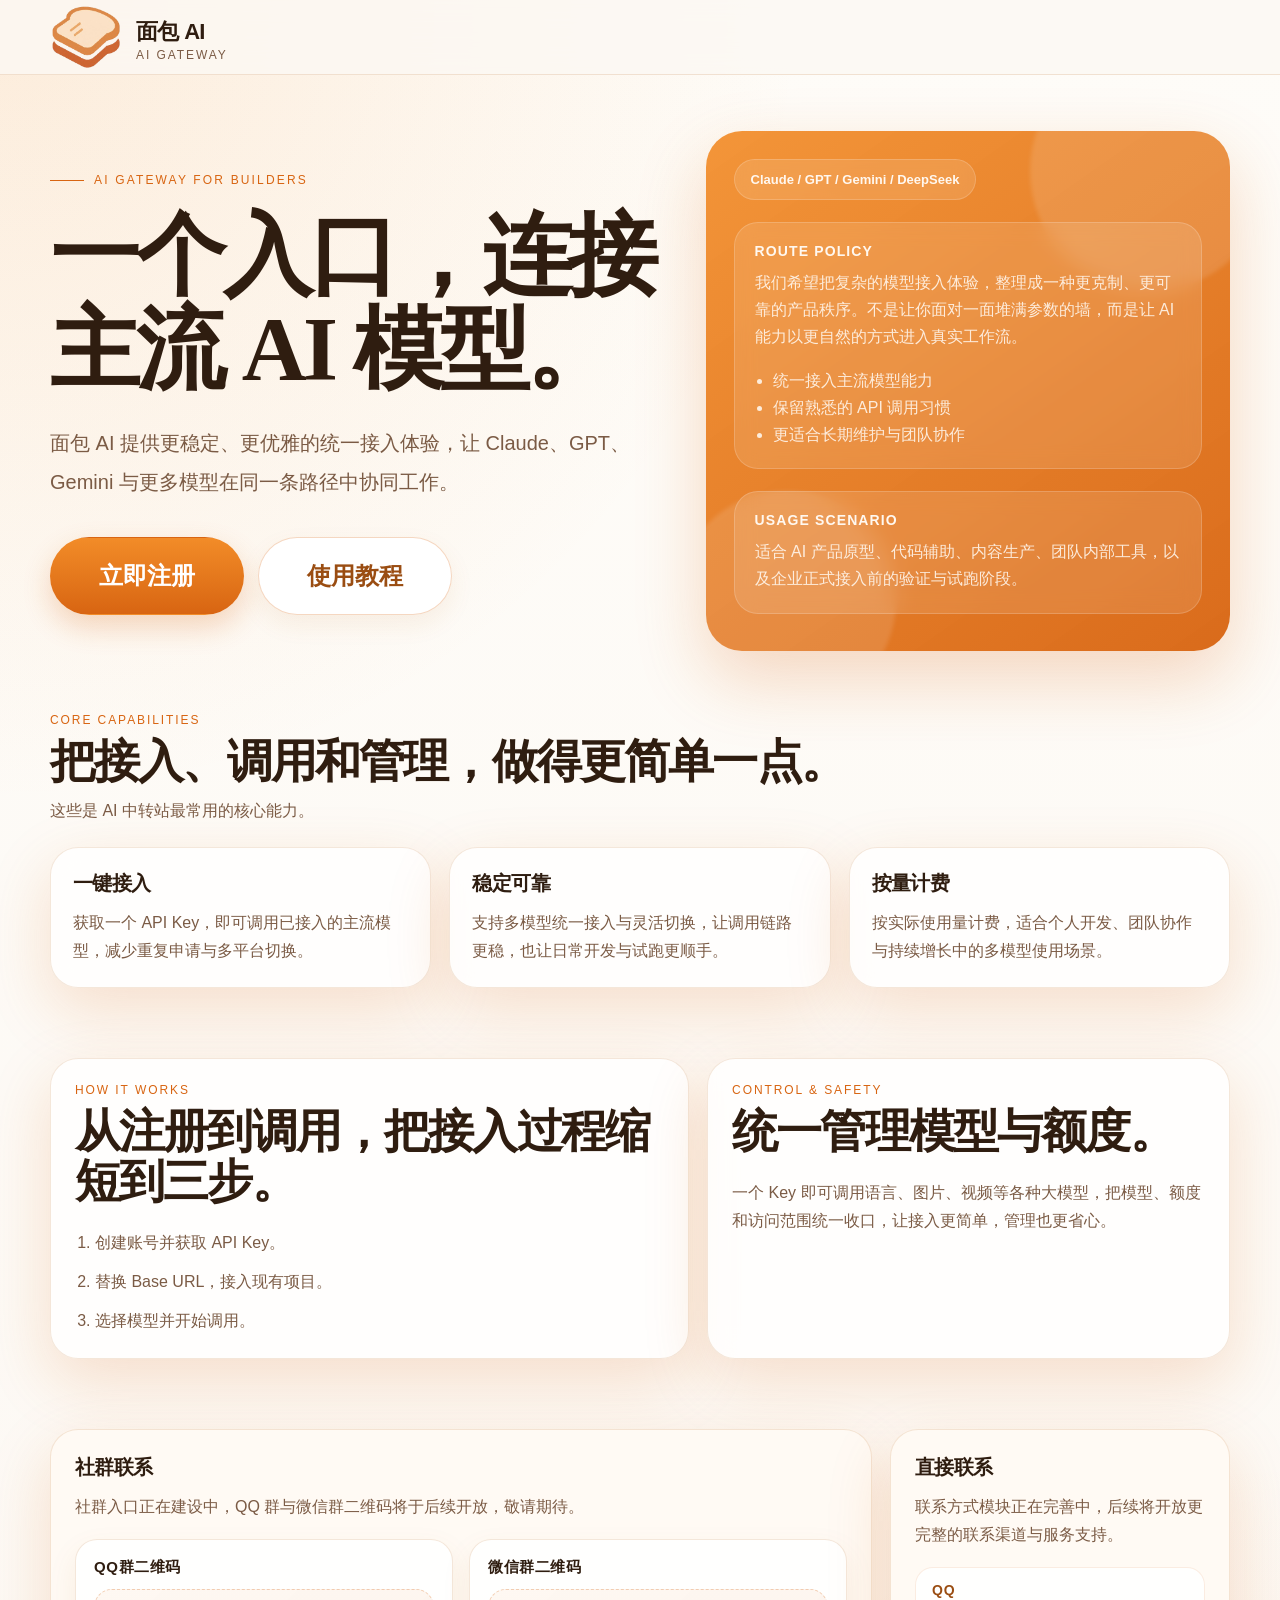
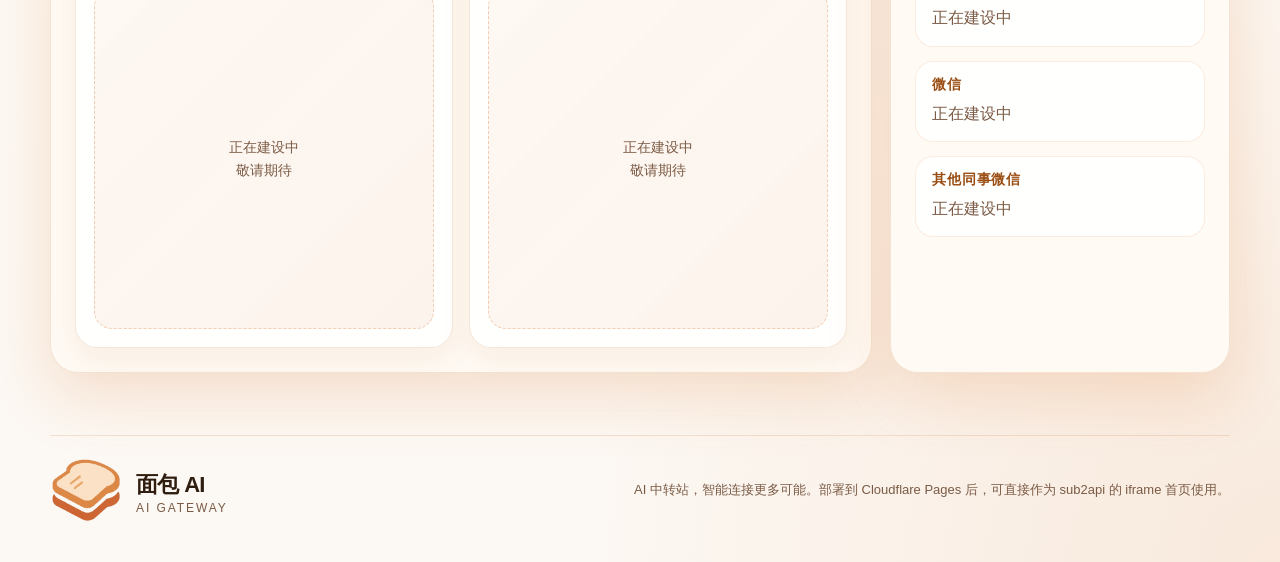
<file: sites/homepage/index.html>
<!doctype html>
<html lang="zh-CN">
<head>
  <meta charset="UTF-8">
  <meta name="viewport" content="width=device-width, initial-scale=1.0">
  <title>面包 AI | AI 中转站</title>
  <meta name="description" content="面包 AI 提供统一的 AI 接入入口，连接 Claude、GPT、Gemini 与更多模型。">
  <style>
    :root {
      --bg: #fcf8f3;
      --surface: rgba(255, 255, 255, 0.78);
      --surface-strong: #fffaf4;
      --fg: #2f1d10;
      --muted: #7b5b45;
      --line: rgba(184, 108, 31, 0.16);
      --accent: #f28c28;
      --accent-strong: #d86512;
      --shadow: 0 22px 64px rgba(216, 101, 18, 0.18);
      --radius: 28px;
      --max: 1180px;
      --font-display: "Iowan Old Style", "Noto Serif SC", "Source Han Serif SC", "Songti SC", serif;
      --font-body: -apple-system, BlinkMacSystemFont, "SF Pro Text", "PingFang SC", "Helvetica Neue", sans-serif;
    }

    * { box-sizing: border-box; }
    html { scroll-behavior: smooth; }
    body {
      margin: 0;
      color: var(--fg);
      font-family: var(--font-body);
      background:
        radial-gradient(circle at top left, rgba(242, 140, 40, 0.14) 0, transparent 32%),
        radial-gradient(circle at bottom right, rgba(216, 101, 18, 0.1) 0, transparent 28%),
        linear-gradient(180deg, #fefcf8 0%, var(--bg) 100%);
    }

    a { color: inherit; text-decoration: none; }
    img { display: block; max-width: 100%; }

    .shell {
      width: min(calc(100% - 32px), var(--max));
      margin: 0 auto;
    }

    .site-header {
      position: sticky;
      top: 0;
      z-index: 20;
      backdrop-filter: blur(16px);
      background: rgba(252, 248, 243, 0.82);
      border-bottom: 1px solid var(--line);
    }

    .header-row {
      display: flex;
      align-items: center;
      justify-content: space-between;
      gap: 20px;
      min-height: 74px;
    }

    .brand {
      display: flex;
      align-items: center;
      gap: 14px;
      min-width: 0;
    }

    .brand-mark {
      width: 72px;
      height: 72px;
      object-fit: contain;
      border-radius: 0;
      box-shadow: none;
      background: transparent;
      padding: 0;
      flex: none;
    }

    .brand-copy {
      display: flex;
      flex-direction: column;
      justify-content: center;
      min-height: 72px;
      padding-top: 8px;
    }

    .brand-copy strong {
      display: block;
      font-size: 22px;
      line-height: 1.1;
      letter-spacing: -0.03em;
    }

    .brand-copy span {
      display: block;
      margin-top: 4px;
      color: var(--muted);
      font-size: 12px;
      letter-spacing: 0.16em;
      text-transform: uppercase;
    }

    .header-actions {
      display: flex;
      gap: 12px;
      flex-wrap: wrap;
      justify-content: flex-end;
    }

    .btn {
      display: inline-flex;
      align-items: center;
      justify-content: center;
      min-height: 46px;
      padding: 0 20px;
      border-radius: 999px;
      border: 1px solid transparent;
      font-size: 14px;
      font-weight: 600;
      transition: transform 180ms ease, box-shadow 180ms ease, background 180ms ease;
    }

    .btn-hero-primary {
      min-height: 78px;
      padding: 0 48px;
      font-size: 24px;
      font-weight: 700;
      box-shadow: 0 22px 46px rgba(216, 101, 18, 0.34);
    }

    .btn-hero-secondary {
      min-height: 78px;
      padding: 0 48px;
      font-size: 24px;
      font-weight: 700;
    }

    .btn:hover { transform: translateY(-1px); }

    .btn-primary {
      color: #fff;
      background: linear-gradient(180deg, var(--accent), var(--accent-strong));
      box-shadow: 0 12px 28px rgba(216, 101, 18, 0.24);
    }

    .btn-secondary {
      background: rgba(255, 255, 255, 0.96);
      border-color: rgba(216, 101, 18, 0.26);
      color: #9a4d12;
      box-shadow: 0 10px 24px rgba(184, 108, 31, 0.08);
    }

    .hero {
      padding: 56px 0 36px;
    }

    .hero-grid {
      display: grid;
      grid-template-columns: minmax(0, 1.08fr) minmax(320px, 0.92fr);
      gap: 40px;
      align-items: center;
    }

    .hero-copy {
      max-width: 660px;
    }

    .eyebrow {
      display: inline-flex;
      align-items: center;
      gap: 10px;
      color: var(--accent-strong);
      font-size: 12px;
      letter-spacing: 0.18em;
      text-transform: uppercase;
    }

    .eyebrow::before {
      content: "";
      width: 34px;
      height: 1px;
      background: currentColor;
    }

    h1 {
      margin: 22px 0 0;
      max-width: 10.5em;
      font-family: var(--font-display);
      font-size: clamp(48px, 8vw, 90px);
      line-height: 1.04;
      letter-spacing: -0.04em;
    }

    .hero-copy p {
      margin: 28px 0 0;
      max-width: 34em;
      color: var(--muted);
      font-size: clamp(17px, 2.2vw, 20px);
      line-height: 1.92;
    }

    .hero-actions {
      display: flex;
      gap: 14px;
      flex-wrap: wrap;
      margin-top: 36px;
    }

    .feature-card,
    .panel,
    .cta {
      border: 1px solid var(--line);
      border-radius: var(--radius);
      background: var(--surface);
      backdrop-filter: blur(14px);
      box-shadow: var(--shadow);
    }

    .hero-visual {
      position: relative;
      overflow: hidden;
      min-height: 520px;
      padding: 28px;
      border-radius: 36px;
      background:
        linear-gradient(145deg, rgba(242, 140, 40, 0.92), rgba(216, 101, 18, 0.96)),
        linear-gradient(180deg, #fff, #fff);
      color: #fff8f0;
      box-shadow: 0 28px 70px rgba(216, 101, 18, 0.24);
    }

    .hero-visual::before,
    .hero-visual::after {
      content: "";
      position: absolute;
      border-radius: 999px;
      background: rgba(255, 255, 255, 0.12);
      filter: blur(2px);
    }

    .hero-visual::before {
      top: -80px;
      right: -40px;
      width: 240px;
      height: 240px;
    }

    .hero-visual::after {
      bottom: -60px;
      left: -30px;
      width: 220px;
      height: 220px;
    }

    .visual-chip,
    .visual-panel {
      position: relative;
      z-index: 1;
      border: 1px solid rgba(255, 255, 255, 0.18);
      border-radius: 24px;
      background: rgba(255, 248, 240, 0.12);
      backdrop-filter: blur(10px);
    }

    .visual-chip {
      display: inline-flex;
      align-items: center;
      gap: 10px;
      padding: 12px 16px;
      font-size: 13px;
      font-weight: 600;
    }

    .visual-panel {
      margin-top: 22px;
      padding: 20px;
    }

    .visual-panel strong {
      display: block;
      margin-bottom: 10px;
      font-size: 14px;
      letter-spacing: 0.08em;
      text-transform: uppercase;
    }

    .visual-panel p,
    .visual-list li {
      margin: 0;
      color: rgba(255, 248, 240, 0.88);
      line-height: 1.7;
    }

    .visual-list {
      margin: 16px 0 0;
      padding-left: 18px;
    }

    .section {
      padding: 26px 0 44px;
    }

    .section-head {
      display: flex;
      flex-direction: column;
      gap: 10px;
      margin-bottom: 22px;
    }

    .section-head small {
      color: var(--accent-strong);
      font-size: 12px;
      letter-spacing: 0.16em;
      text-transform: uppercase;
    }

    .section-head h2 {
      margin: 0;
      font-family: var(--font-display);
      font-size: clamp(30px, 4vw, 46px);
      line-height: 1.08;
      letter-spacing: -0.04em;
    }

    .section-head p {
      margin: 0;
      max-width: 780px;
      color: var(--muted);
      line-height: 1.8;
    }

    .feature-grid {
      display: grid;
      grid-template-columns: repeat(3, minmax(0, 1fr));
      gap: 18px;
    }

    .feature-card {
      padding: 22px;
    }

    .feature-card h3,
    .panel h3,
    .cta h3 {
      margin: 0 0 12px;
      font-size: 20px;
      letter-spacing: -0.03em;
    }

    .feature-card p,
    .panel p,
    .cta p {
      margin: 0;
      color: var(--muted);
      line-height: 1.75;
    }

    .route-grid {
      display: grid;
      grid-template-columns: 1.1fr 0.9fr;
      gap: 18px;
    }

    .panel {
      padding: 24px;
    }

    .flow {
      margin: 0;
      padding-left: 20px;
      color: var(--muted);
    }

    .flow li { margin-top: 12px; line-height: 1.7; }

    .cta-wrap {
      display: grid;
      grid-template-columns: 1fr 340px;
      gap: 18px;
    }

    .cta {
      padding: 24px;
      background: var(--surface-strong);
    }

    .contact-grid {
      display: grid;
      grid-template-columns: repeat(2, minmax(0, 1fr));
      gap: 16px;
      margin-top: 18px;
    }

    .contact-card {
      padding: 18px;
      border: 1px solid var(--line);
      border-radius: 22px;
      background: rgba(255, 255, 255, 0.88);
      box-shadow: 0 12px 30px rgba(184, 108, 31, 0.08);
    }

    .contact-card strong {
      display: block;
      margin-bottom: 12px;
      font-size: 15px;
      letter-spacing: 0.04em;
    }

    .qr-placeholder {
      aspect-ratio: 1 / 1;
      width: 100%;
      border-radius: 18px;
      border: 1px dashed rgba(216, 101, 18, 0.28);
      background:
        linear-gradient(135deg, rgba(242, 140, 40, 0.06), rgba(216, 101, 18, 0.08)),
        #fff;
      display: flex;
      align-items: center;
      justify-content: center;
      color: var(--muted);
      font-size: 14px;
      text-align: center;
      line-height: 1.7;
      padding: 14px;
    }

    .contact-list {
      display: grid;
      gap: 14px;
      margin-top: 18px;
    }

    .contact-item {
      padding: 14px 16px;
      border-radius: 18px;
      background: rgba(255, 255, 255, 0.9);
      border: 1px solid rgba(216, 101, 18, 0.12);
    }

    .contact-item strong {
      display: block;
      margin-bottom: 6px;
      font-size: 14px;
      letter-spacing: 0.06em;
      text-transform: uppercase;
      color: #9a4d12;
    }

    .contact-item span {
      color: var(--muted);
      line-height: 1.7;
    }

    .footer {
      padding: 18px 0 36px;
    }

    .footer-row {
      display: flex;
      align-items: center;
      justify-content: space-between;
      gap: 18px;
      padding-top: 18px;
      border-top: 1px solid var(--line);
    }

    .footer-note {
      color: var(--muted);
      font-size: 13px;
      line-height: 1.7;
    }

    @media (max-width: 960px) {
      .hero-grid,
      .route-grid,
      .cta-wrap,
      .feature-grid {
        grid-template-columns: 1fr;
      }

      .hero-visual { min-height: 420px; }
      .contact-grid { grid-template-columns: 1fr; }
    }

    @media (max-width: 640px) {
      .shell { width: min(calc(100% - 24px), var(--max)); }
      .header-row,
      .footer-row { align-items: flex-start; flex-direction: column; }
      .header-actions { justify-content: flex-start; }
      .hero { padding-top: 36px; }
      .btn { width: 100%; }
      .hero-actions { flex-direction: column; }
    }
  </style>
</head>
<body>
  <header class="site-header">
    <div class="shell header-row">
      <a class="brand" href="#top" aria-label="面包 AI 首页">
        <img class="brand-mark" src="./logo.png" alt="面包 AI Logo">
        <div class="brand-copy">
          <strong>面包 AI</strong>
          <span>AI Gateway</span>
        </div>
      </a>
    </div>
  </header>

  <main id="top">
    <section class="hero">
      <div class="shell hero-grid">
        <div class="hero-copy">
          <div class="eyebrow">AI Gateway For Builders</div>
          <h1>一个入口，连接主流 AI 模型。</h1>
          <p>面包 AI 提供更稳定、更优雅的统一接入体验，让 Claude、GPT、Gemini 与更多模型在同一条路径中协同工作。</p>
          <div class="hero-actions">
            <a class="btn btn-primary btn-hero-primary js-register-link" href="#start">立即注册</a>
            <a class="btn btn-secondary btn-hero-secondary" href="#features">使用教程</a>
          </div>
        </div>

        <div class="hero-visual" aria-hidden="true">
          <div class="visual-chip">Claude / GPT / Gemini / DeepSeek</div>
          <div class="visual-panel">
            <strong>Route Policy</strong>
            <p>我们希望把复杂的模型接入体验，整理成一种更克制、更可靠的产品秩序。不是让你面对一面堆满参数的墙，而是让 AI 能力以更自然的方式进入真实工作流。</p>
            <ul class="visual-list">
              <li>统一接入主流模型能力</li>
              <li>保留熟悉的 API 调用习惯</li>
              <li>更适合长期维护与团队协作</li>
            </ul>
          </div>
          <div class="visual-panel">
            <strong>Usage Scenario</strong>
            <p>适合 AI 产品原型、代码辅助、内容生产、团队内部工具，以及企业正式接入前的验证与试跑阶段。</p>
          </div>
        </div>
      </div>
    </section>

    <section class="section" id="features">
      <div class="shell">
        <div class="section-head">
          <small>Core Capabilities</small>
          <h2>把接入、调用和管理，做得更简单一点。</h2>
          <p>这些是 AI 中转站最常用的核心能力。</p>
        </div>
        <div class="feature-grid">
          <article class="feature-card">
            <h3>一键接入</h3>
            <p>获取一个 API Key，即可调用已接入的主流模型，减少重复申请与多平台切换。</p>
          </article>
          <article class="feature-card">
            <h3>稳定可靠</h3>
            <p>支持多模型统一接入与灵活切换，让调用链路更稳，也让日常开发与试跑更顺手。</p>
          </article>
          <article class="feature-card">
            <h3>按量计费</h3>
            <p>按实际使用量计费，适合个人开发、团队协作与持续增长中的多模型使用场景。</p>
          </article>
        </div>
      </div>
    </section>

    <section class="section" id="routes">
      <div class="shell route-grid">
        <article class="panel">
          <div class="section-head">
            <small>How It Works</small>
            <h2>从注册到调用，把接入过程缩短到三步。</h2>
          </div>
          <ol class="flow">
            <li>创建账号并获取 API Key。</li>
            <li>替换 Base URL，接入现有项目。</li>
            <li>选择模型并开始调用。</li>
          </ol>
        </article>
        <article class="panel">
          <div class="section-head">
            <small>Control & Safety</small>
            <h2>统一管理模型与额度。</h2>
          </div>
          <p>一个 Key 即可调用语言、图片、视频等各种大模型，把模型、额度和访问范围统一收口，让接入更简单，管理也更省心。</p>
        </article>
      </div>
    </section>

    <section class="section" id="start">
      <div class="shell cta-wrap">
        <article class="cta">
          <h3>社群联系</h3>
          <p>社群入口正在建设中，QQ 群与微信群二维码将于后续开放，敬请期待。</p>
          <div class="contact-grid">
            <div class="contact-card">
              <strong>QQ群二维码</strong>
              <div class="qr-placeholder">正在建设中<br>敬请期待</div>
            </div>
            <div class="contact-card">
              <strong>微信群二维码</strong>
              <div class="qr-placeholder">正在建设中<br>敬请期待</div>
            </div>
          </div>
        </article>
        <article class="cta">
          <h3>直接联系</h3>
          <p>联系方式模块正在完善中，后续将开放更完整的联系渠道与服务支持。</p>
          <div class="contact-list">
            <div class="contact-item">
              <strong>QQ</strong>
              <span>正在建设中</span>
            </div>
            <div class="contact-item">
              <strong>微信</strong>
              <span>正在建设中</span>
            </div>
            <div class="contact-item">
              <strong>其他同事微信</strong>
              <span>正在建设中</span>
            </div>
          </div>
        </article>
      </div>
    </section>
  </main>

  <footer class="footer">
    <div class="shell footer-row">
      <div class="brand">
        <img class="brand-mark" src="./logo.png" alt="面包 AI Logo">
        <div class="brand-copy">
          <strong>面包 AI</strong>
          <span>AI Gateway</span>
        </div>
      </div>
      <div class="footer-note">AI 中转站，智能连接更多可能。部署到 Cloudflare Pages 后，可直接作为 sub2api 的 iframe 首页使用。</div>
    </div>
  </footer>

  <script>
    (function () {
      const links = document.querySelectorAll('.js-register-link');
      let origin = '';

      if (document.referrer) {
        try {
          origin = new URL(document.referrer).origin;
        } catch (error) {
          origin = '';
        }
      }

      if (!origin) return;

      links.forEach((link) => {
        link.href = origin + '/register';
        link.target = '_top';
        link.rel = 'noopener';
      });
    })();
  </script>
</body>
</html>
</file>
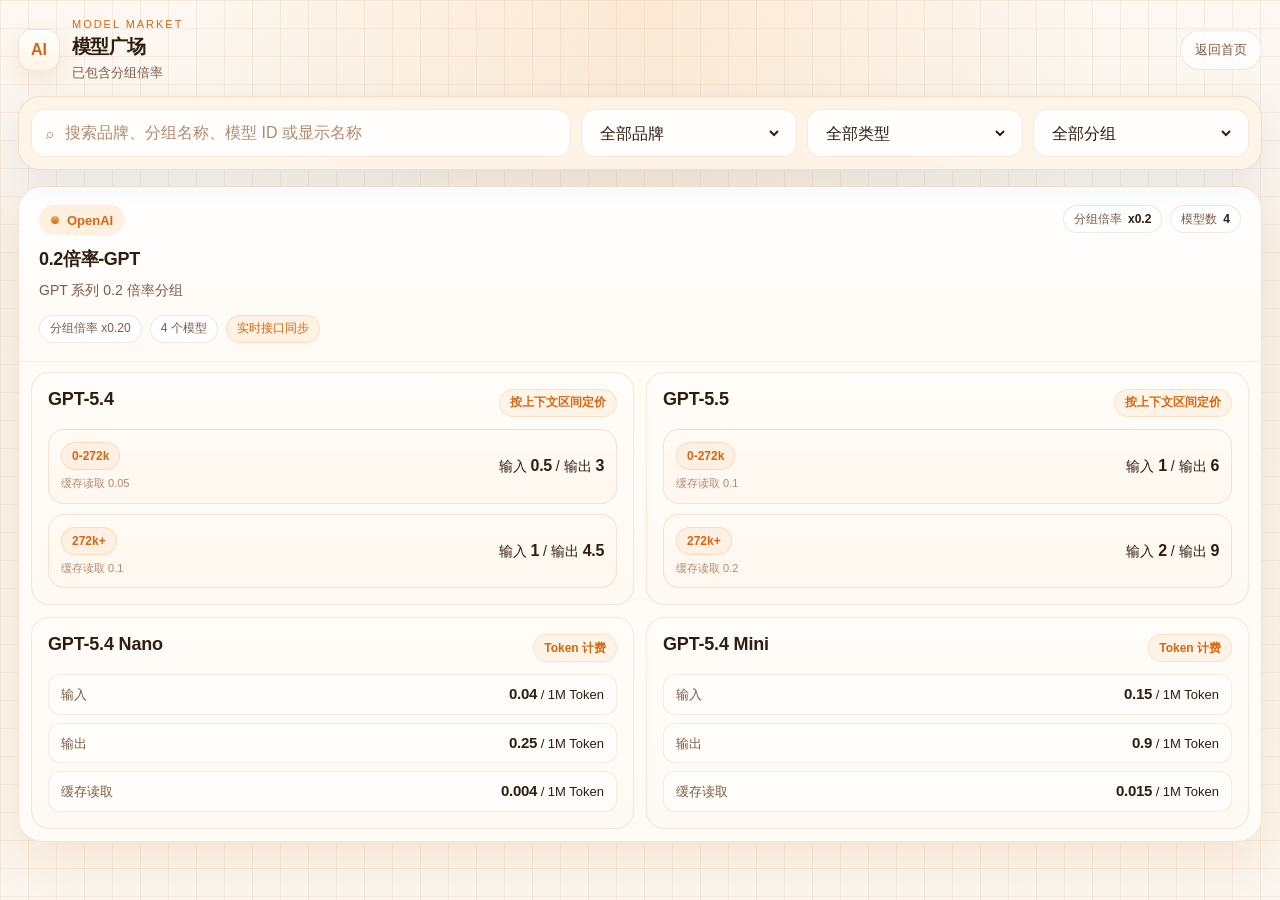
<file: sites/model-marketplace/index.html>
<!doctype html>
<html lang="zh-CN">
<head>
  <meta charset="UTF-8">
  <meta name="viewport" content="width=device-width, initial-scale=1.0">
  <title>模型广场</title>
  <style>
    :root {
      --bg: #f7f2ea;
      --bg-grid: rgba(209, 171, 137, 0.16);
      --panel: rgba(255, 251, 246, 0.96);
      --panel-soft: #fffaf4;
      --line: rgba(184, 108, 31, 0.16);
      --line-strong: rgba(184, 108, 31, 0.34);
      --text: #2f1d10;
      --muted: #7b5b45;
      --soft: #b08a6d;
      --accent: #f28c28;
      --accent-strong: #d86512;
      --accent-soft: rgba(242, 140, 40, 0.12);
      --brand-bg: #fff0df;
      --shadow: 0 18px 48px rgba(216, 101, 18, 0.12);
      --radius-xl: 24px;
      --radius-lg: 18px;
      --radius-md: 14px;
      --max-width: 1480px;
      --font-display: "Iowan Old Style", "Noto Serif SC", "Source Han Serif SC", "Songti SC", serif;
      --font-body: -apple-system, BlinkMacSystemFont, "SF Pro Text", "PingFang SC", "Helvetica Neue", sans-serif;
      --font-mono: "SF Mono", "JetBrains Mono", "IBM Plex Mono", ui-monospace, monospace;
    }

    * {
      box-sizing: border-box;
    }

    html,
    body {
      margin: 0;
      min-height: 100%;
      color: var(--text);
      font-family: var(--font-body);
      background:
        linear-gradient(var(--bg-grid) 1px, transparent 1px),
        linear-gradient(90deg, var(--bg-grid) 1px, transparent 1px),
        radial-gradient(circle at top, rgba(242, 140, 40, 0.14), transparent 42%),
        linear-gradient(180deg, #fdf8f1 0%, var(--bg) 240px, #fbf6ef 100%);
      background-size: 28px 28px, 28px 28px, auto, auto;
    }

    body {
      padding: 18px;
    }

    a,
    button,
    input,
    select {
      font: inherit;
    }

    a {
      color: inherit;
      text-decoration: none;
    }

    button,
    input,
    select {
      border: 0;
      outline: 0;
      background: none;
    }

    .page {
      width: min(100%, var(--max-width));
      margin: 0 auto;
    }

    .topbar {
      display: flex;
      align-items: center;
      justify-content: space-between;
      gap: 16px;
      margin-bottom: 14px;
    }

    .brand-link {
      display: inline-flex;
      align-items: center;
      gap: 12px;
      min-width: 0;
    }

    .brand-mark {
      width: 42px;
      height: 42px;
      border-radius: 14px;
      display: grid;
      place-items: center;
      background: linear-gradient(180deg, #ffffff, #fff4e7);
      border: 1px solid rgba(184, 108, 31, 0.16);
      box-shadow: 0 8px 20px rgba(216, 101, 18, 0.1);
      font-weight: 700;
      color: var(--accent-strong);
    }

    .brand-copy {
      min-width: 0;
    }

    .brand-copy small {
      display: block;
      margin-bottom: 4px;
      color: var(--accent-strong);
      font-size: 11px;
      letter-spacing: 0.18em;
      text-transform: uppercase;
    }

    .brand-copy strong {
      display: block;
      font-size: 19px;
      letter-spacing: -0.03em;
    }

    .brand-copy span {
      display: block;
      margin-top: 4px;
      color: var(--muted);
      font-size: 13px;
      white-space: nowrap;
      overflow: hidden;
      text-overflow: ellipsis;
    }

    .topbar-actions {
      display: flex;
      align-items: center;
      gap: 10px;
      flex-wrap: wrap;
      justify-content: flex-end;
    }

    .embed-badge,
    .back-link {
      display: inline-flex;
      align-items: center;
      justify-content: center;
      min-height: 40px;
      padding: 0 14px;
      border-radius: 999px;
      border: 1px solid var(--line);
      background: rgba(255, 255, 255, 0.78);
      color: var(--muted);
      font-size: 13px;
    }

    .embed-badge {
      display: none;
    }

    .embed-badge.visible {
      display: inline-flex;
    }

    .back-link:hover {
      border-color: var(--line-strong);
      color: var(--accent-strong);
    }

    .toolbar {
      position: sticky;
      top: 12px;
      z-index: 10;
      display: grid;
      grid-template-columns: minmax(0, 1.8fr) repeat(3, minmax(160px, 0.72fr));
      gap: 10px;
      padding: 12px;
      border: 1px solid var(--line);
      border-radius: 22px;
      background: rgba(255, 244, 232, 0.88);
      backdrop-filter: blur(14px);
      box-shadow: 0 14px 36px rgba(86, 126, 164, 0.1);
    }

    .field {
      display: flex;
      align-items: center;
      gap: 10px;
      min-height: 48px;
      padding: 0 14px;
      border: 1px solid rgba(184, 108, 31, 0.14);
      border-radius: 14px;
      background: rgba(255, 255, 255, 0.94);
      color: var(--muted);
    }

    .field:focus-within {
      border-color: rgba(242, 140, 40, 0.34);
      box-shadow: 0 0 0 4px rgba(242, 140, 40, 0.08);
    }

    .field-icon {
      color: var(--soft);
      font-size: 14px;
      flex: 0 0 auto;
    }

    .field input,
    .field select {
      width: 100%;
      color: var(--text);
      background: transparent;
    }

    .field input::placeholder {
      color: var(--soft);
    }

    .state-card,
    .group-section {
      border: 1px solid var(--line);
      border-radius: var(--radius-xl);
      background: var(--panel);
      box-shadow: var(--shadow);
    }

    .state-card {
      margin-top: 16px;
      padding: 30px 24px;
      text-align: center;
      color: var(--muted);
    }

    .state-card strong {
      display: block;
      margin-bottom: 8px;
      color: var(--text);
      font-size: 18px;
    }

    .group-list {
      display: grid;
      gap: 14px;
      margin-top: 16px;
      padding-bottom: 18px;
    }

    .group-section {
      overflow: hidden;
    }

    .group-switcher-row {
      display: flex;
      align-items: center;
      justify-content: space-between;
      gap: 14px;
      padding: 14px 20px;
      border-bottom: 1px solid rgba(184, 108, 31, 0.12);
      background: rgba(255, 247, 239, 0.82);
    }

    .group-switcher-label {
      color: var(--muted);
      font-size: 12px;
      white-space: nowrap;
    }

    .group-switcher {
      display: flex;
      flex-wrap: wrap;
      gap: 8px;
      justify-content: flex-end;
    }

    .group-switch-btn {
      display: inline-flex;
      align-items: center;
      gap: 8px;
      min-height: 34px;
      padding: 0 12px;
      border: 1px solid rgba(184, 108, 31, 0.16);
      border-radius: 999px;
      background: rgba(255, 255, 255, 0.92);
      color: var(--muted);
      cursor: pointer;
      transition: border-color 160ms ease, background 160ms ease, color 160ms ease, box-shadow 160ms ease;
    }

    .group-switch-btn:hover {
      border-color: rgba(242, 140, 40, 0.28);
      color: var(--accent-strong);
    }

    .group-switch-btn.active {
      border-color: rgba(242, 140, 40, 0.28);
      background: rgba(242, 140, 40, 0.1);
      color: var(--accent-strong);
      box-shadow: inset 0 0 0 1px rgba(242, 140, 40, 0.08);
    }

    .group-switch-brand {
      color: var(--soft);
      font-size: 11px;
    }

    .group-head {
      display: flex;
      align-items: flex-start;
      justify-content: space-between;
      gap: 18px;
      padding: 18px 20px;
      border-bottom: 1px solid rgba(184, 108, 31, 0.12);
      background: linear-gradient(180deg, #ffffff 0%, var(--panel-soft) 100%);
    }

    .group-main {
      min-width: 0;
    }

    .group-brand {
      display: inline-flex;
      align-items: center;
      gap: 8px;
      min-height: 30px;
      padding: 0 12px;
      border-radius: 999px;
      background: var(--brand-bg);
      color: var(--accent-strong);
      font-size: 13px;
      font-weight: 600;
    }

    .group-brand::before {
      content: "";
      width: 8px;
      height: 8px;
      border-radius: 50%;
      background: linear-gradient(180deg, #f5b26d, var(--accent-strong));
    }

    .group-title {
      margin: 12px 0 0;
      font-size: 18px;
      letter-spacing: -0.02em;
    }

    .group-desc {
      margin: 8px 0 0;
      color: var(--muted);
      font-size: 14px;
      line-height: 1.7;
    }

    .group-tags {
      display: flex;
      flex-wrap: wrap;
      gap: 8px;
      margin-top: 12px;
    }

    .tag,
    .metric-pill,
    .type-pill {
      display: inline-flex;
      align-items: center;
      min-height: 28px;
      padding: 0 10px;
      border-radius: 999px;
      font-size: 12px;
      white-space: nowrap;
    }

    .tag {
      border: 1px solid rgba(184, 108, 31, 0.16);
      background: #ffffff;
      color: var(--muted);
    }

    .tag.highlight {
      border-color: rgba(242, 140, 40, 0.22);
      background: rgba(242, 140, 40, 0.08);
      color: var(--accent-strong);
    }

    .group-metrics {
      display: flex;
      flex-wrap: wrap;
      gap: 8px;
      justify-content: flex-end;
    }

    .metric-pill {
      border: 1px solid rgba(184, 108, 31, 0.16);
      background: #ffffff;
      color: var(--muted);
    }

    .metric-pill strong {
      margin-left: 6px;
      color: var(--text);
      font-weight: 700;
    }

    .models {
      padding: 10px 12px 12px;
    }

    .model-grid {
      display: grid;
      grid-template-columns: repeat(2, minmax(0, 1fr));
      gap: 12px;
    }

    .model-card {
      border: 1px solid rgba(184, 108, 31, 0.14);
      border-radius: 18px;
      background: linear-gradient(180deg, #fffdf9 0%, #fff9f3 100%);
      padding: 16px;
    }

    .model-card-head {
      display: flex;
      align-items: flex-start;
      justify-content: space-between;
      gap: 12px;
      margin-bottom: 12px;
    }

    .model-name {
      min-width: 0;
    }

    .model-name strong {
      display: block;
      font-size: 18px;
      letter-spacing: -0.01em;
    }

    .type-pill {
      justify-content: center;
      flex: 0 0 auto;
      border: 1px solid rgba(242, 140, 40, 0.18);
      background: rgba(242, 140, 40, 0.08);
      color: var(--accent-strong);
      font-weight: 600;
    }

    .price-list {
      display: grid;
      gap: 8px;
    }

    .price-line {
      display: flex;
      align-items: baseline;
      justify-content: space-between;
      gap: 12px;
      min-height: 38px;
      padding: 8px 12px;
      border-radius: 12px;
      background: #fffdf9;
      border: 1px solid rgba(184, 108, 31, 0.12);
    }

    .price-label {
      color: var(--muted);
      font-size: 13px;
      flex: 0 0 auto;
    }

    .price-value {
      color: var(--text);
      font-size: 13px;
      text-align: right;
      line-height: 1.5;
    }

    .price-value strong {
      font-size: 15px;
      letter-spacing: -0.02em;
    }

    .context-list {
      display: grid;
      gap: 10px;
    }

    .context-row {
      display: grid;
      grid-template-columns: minmax(92px, 0.34fr) minmax(0, 1fr);
      gap: 12px;
      align-items: stretch;
      padding: 12px;
      border-radius: 16px;
      border: 1px solid rgba(184, 108, 31, 0.16);
      background:
        linear-gradient(180deg, rgba(255, 250, 244, 0.96), rgba(255, 247, 238, 0.92)),
        #fffdf9;
    }

    .context-range {
      display: flex;
      flex-direction: column;
      justify-content: center;
      min-width: 0;
    }

    .context-range-pill {
      display: inline-flex;
      align-items: center;
      width: fit-content;
      min-height: 28px;
      padding: 0 10px;
      border-radius: 999px;
      border: 1px solid rgba(242, 140, 40, 0.22);
      background: rgba(242, 140, 40, 0.08);
      color: var(--accent-strong);
      font-size: 12px;
      font-weight: 600;
      white-space: nowrap;
    }

    .context-range-note {
      margin-top: 6px;
      color: var(--soft);
      font-size: 11px;
      line-height: 1.35;
    }

    .context-price {
      display: flex;
      flex-direction: column;
      align-items: flex-end;
      justify-content: center;
      gap: 4px;
      min-width: 0;
      text-align: right;
    }

    .context-price-main {
      color: var(--text);
      font-size: 14px;
      line-height: 1.35;
      font-weight: 500;
    }

    .context-price-main strong {
      font-size: 16px;
      font-weight: 700;
      letter-spacing: -0.02em;
    }

    .context-price-meta {
      color: var(--soft);
      font-size: 12px;
      line-height: 1.3;
    }

    .empty-note {
      color: var(--soft);
      font-size: 13px;
    }

    @media (max-width: 1180px) {
      .toolbar {
        grid-template-columns: repeat(2, minmax(0, 1fr));
      }
    }

    @media (max-width: 820px) {
      body {
        padding: 12px;
      }

      .topbar,
      .group-switcher-row,
      .group-head {
        flex-direction: column;
        align-items: stretch;
      }

      .group-switcher {
        justify-content: flex-start;
      }

      .group-metrics {
        justify-content: flex-start;
      }

      .toolbar {
        position: static;
        grid-template-columns: 1fr;
      }

      .model-grid {
        grid-template-columns: 1fr;
      }

      .price-line {
        flex-direction: column;
        align-items: flex-start;
      }

      .price-value {
        text-align: left;
      }

      .context-row {
        grid-template-columns: 1fr;
      }

      .context-price {
        align-items: flex-start;
        text-align: left;
      }
    }
  </style>
</head>
<body>
  <div class="page">
    <header class="topbar">
      <a class="brand-link" href="/ai-site/sites/homepage/">
        <div class="brand-mark">AI</div>
        <div class="brand-copy">
          <small>Model Market</small>
          <strong id="brandTitle">模型广场</strong>
          <span id="brandSubtitle">按分组浏览当前可用模型</span>
        </div>
      </a>
      <div class="topbar-actions">
        <span class="embed-badge" id="embedBadge">嵌入模式</span>
        <a class="back-link" href="/ai-site/sites/homepage/">返回首页</a>
      </div>
    </header>

    <section class="toolbar">
      <label class="field">
        <span class="field-icon">⌕</span>
        <input id="searchInput" type="text" placeholder="搜索品牌、分组名称、模型 ID 或显示名称">
      </label>
      <label class="field">
        <select id="brandFilter">
          <option value="all">全部品牌</option>
        </select>
      </label>
      <label class="field">
        <select id="typeFilter">
          <option value="all">全部类型</option>
          <option value="token">Token 计费</option>
          <option value="context">上下文区间定价</option>
        </select>
      </label>
      <label class="field">
        <select id="groupFilter">
          <option value="all">全部分组</option>
        </select>
      </label>
    </section>

    <div class="state-card" id="loadingState">
      <strong>正在加载模型数据</strong>
      <span>页面会根据配置自动生成分组与价格。</span>
    </div>

    <div class="state-card" id="emptyState" hidden>
      <strong>没有匹配结果</strong>
      <span>可以换一个关键词，或者放宽筛选条件再试一次。</span>
    </div>

    <main class="group-list" id="groupList" hidden></main>
  </div>

  <script>
    let configData = null;
    const state = {
      activeGroupKey: null
    };

    const els = {
      brandTitle: document.getElementById("brandTitle"),
      brandSubtitle: document.getElementById("brandSubtitle"),
      embedBadge: document.getElementById("embedBadge"),
      searchInput: document.getElementById("searchInput"),
      brandFilter: document.getElementById("brandFilter"),
      typeFilter: document.getElementById("typeFilter"),
      groupFilter: document.getElementById("groupFilter"),
      loadingState: document.getElementById("loadingState"),
      emptyState: document.getElementById("emptyState"),
      groupList: document.getElementById("groupList")
    };

    function getUnitLabel() {
      return "";
    }

    function applyGroupMultiplier(value, groupMultiplier) {
      if (typeof value !== "number") return value;
      return value * (groupMultiplier || 1);
    }

    function formatPrice(value) {
      if (typeof value !== "number") return "-";
      const digits = value >= 10 ? 2 : 3;
      return value.toFixed(digits).replace(/\.?0+$/, "");
    }

    function escapeHTML(value) {
      return String(value)
        .replaceAll("&", "&amp;")
        .replaceAll("<", "&lt;")
        .replaceAll(">", "&gt;")
        .replaceAll('"', "&quot;")
        .replaceAll("'", "&#39;");
    }

    function getGroupKey(group) {
      return `${group.brand || ""}::${group.name || ""}`;
    }

    function buildOptions() {
      const groups = configData?.groups || [];
      const brands = [...new Set(groups.map((group) => group.brand).filter(Boolean))].sort();
      const groupNames = [...new Set(groups.map((group) => group.name).filter(Boolean))].sort();

      els.brandFilter.innerHTML =
        '<option value="all">全部品牌</option>' +
        brands.map((brand) => `<option value="${escapeHTML(brand)}">${escapeHTML(brand)}</option>`).join("");

      els.groupFilter.innerHTML =
        '<option value="all">全部分组</option>' +
        groupNames.map((name) => `<option value="${escapeHTML(name)}">${escapeHTML(name)}</option>`).join("");
    }

    function getFilteredGroups() {
      const keyword = els.searchInput.value.trim().toLowerCase();
      const brandFilter = els.brandFilter.value;
      const typeFilter = els.typeFilter.value;
      const groupFilter = els.groupFilter.value;

      return (configData?.groups || []).map((group) => {
        if (brandFilter !== "all" && group.brand !== brandFilter) return null;
        if (groupFilter !== "all" && group.name !== groupFilter) return null;

        const models = (group.models || []).filter((model) => {
          if (typeFilter !== "all" && model.pricingType !== typeFilter) return false;

          if (!keyword) return true;

          const haystack = [
            group.brand,
            group.name,
            group.description,
            ...(group.tags || []).map((tag) => tag.text),
            model.name,
            model.id,
            model.pricingLabel,
            ...(model.features || [])
          ]
            .filter(Boolean)
            .join(" ")
            .toLowerCase();

          return haystack.includes(keyword);
        });

        if (!models.length) return null;
        return { ...group, models };
      }).filter(Boolean);
    }

    function renderPageMeta() {
      const title = configData?.title || "模型广场";

      document.title = title;
      els.brandTitle.textContent = title;
      els.brandSubtitle.textContent = "已包含分组倍率";

      const params = new URLSearchParams(window.location.search);
      if ((params.get("ui_mode") || "") === "embedded") {
        els.embedBadge.classList.add("visible");
      }
    }

    function renderGroupTags(tags) {
      return (tags || [])
        .map((tag) => `<span class="tag ${tag.highlight ? "highlight" : ""}">${escapeHTML(tag.text)}</span>`)
        .join("");
    }

    function syncActiveGroup(groups) {
      if (!groups.length) {
        state.activeGroupKey = null;
        return null;
      }

      const hasActive = groups.some((group) => getGroupKey(group) === state.activeGroupKey);
      if (!hasActive) {
        state.activeGroupKey = getGroupKey(groups[0]);
      }

      return groups.find((group) => getGroupKey(group) === state.activeGroupKey) || groups[0];
    }

    function renderGroupSwitcher(groups) {
      if (groups.length <= 1) {
        return "";
      }

      return `
        <div class="group-switcher-row">
          <span class="group-switcher-label">切换查看分组</span>
          <div class="group-switcher">
            ${groups.map((group) => {
              const key = getGroupKey(group);
              return `
                <button
                  class="group-switch-btn ${key === state.activeGroupKey ? "active" : ""}"
                  type="button"
                  data-group-key="${escapeHTML(key)}"
                >
                  <span>${escapeHTML(group.name || "未命名分组")}</span>
                  <span class="group-switch-brand">${escapeHTML(group.brand || "")}</span>
                </button>
              `;
            }).join("")}
          </div>
        </div>
      `;
    }

    function renderTokenPricing(pricing, groupMultiplier) {
      const unit = escapeHTML(getUnitLabel());
      const unitSuffix = unit ? ` ${unit}` : "";
      const rows = [
        { label: "输入", value: pricing.input },
        { label: "输出", value: pricing.output }
      ];

      if (typeof pricing.cacheRead === "number") {
        rows.push({ label: "缓存读取", value: pricing.cacheRead });
      }
      if (typeof pricing.cacheWrite === "number") {
        rows.push({ label: "缓存写入", value: pricing.cacheWrite });
      }

      return `
        <div class="price-list">
          ${rows.map((row) => `
            <div class="price-line">
              <span class="price-label">${row.label}</span>
              <span class="price-value"><strong>${formatPrice(applyGroupMultiplier(row.value, groupMultiplier))}</strong>${unitSuffix} / 1M Token</span>
            </div>
          `).join("")}
        </div>
      `;
    }

    function renderContextPricing(pricing, groupMultiplier) {
      const unit = escapeHTML(getUnitLabel());
      return `
        <div class="context-list">
          ${(pricing.ranges || []).map((range) => {
            const extras = [];

            if (typeof range.cacheRead === "number") {
              extras.push(`缓存读取 ${formatPrice(applyGroupMultiplier(range.cacheRead, groupMultiplier))}`);
            }
            if (typeof range.cacheWrite === "number") {
              extras.push(`缓存写入 ${formatPrice(applyGroupMultiplier(range.cacheWrite, groupMultiplier))}`);
            }

            return `
              <div class="context-row">
                <div class="context-range">
                  <span class="context-range-pill">${escapeHTML(range.label)}</span>
                  ${extras.length ? `<span class="context-range-note">${escapeHTML(extras.join(" / "))}</span>` : ""}
                </div>
                <div class="context-price">
                  <div class="context-price-main">
                    输入 <strong>${formatPrice(applyGroupMultiplier(range.input, groupMultiplier))}</strong>
                    / 输出 <strong>${formatPrice(applyGroupMultiplier(range.output, groupMultiplier))}</strong>
                  </div>
                  ${unit ? `<div class="context-price-meta">${unit} / 1M Token</div>` : ""}
                </div>
              </div>
            `;
          }).join("")}
        </div>
      `;
    }

    function renderModelCard(model, group) {
      const pricing = model.pricingType === "context"
        ? renderContextPricing(model.pricing || {}, group.groupMultiplier)
        : renderTokenPricing(model.pricing || {}, group.groupMultiplier);

      return `
        <article class="model-card">
          <div class="model-card-head">
            <div class="model-name">
              <strong>${escapeHTML(model.name || model.id || "Unnamed model")}</strong>
            </div>
            <span class="type-pill">${escapeHTML(model.pricingLabel || "")}</span>
          </div>
          <div class="model-pricing">
            ${pricing}
          </div>
        </article>
      `;
    }

    function renderGroups() {
      const groups = getFilteredGroups();
      const activeGroup = syncActiveGroup(groups);

      els.loadingState.hidden = true;
      els.emptyState.hidden = groups.length !== 0;
      els.groupList.hidden = groups.length === 0;

      if (!activeGroup) {
        els.groupList.innerHTML = "";
        return;
      }

      els.groupList.innerHTML = `
        <section class="group-section">
          ${renderGroupSwitcher(groups)}
          <div class="group-head">
            <div class="group-main">
              <div class="group-brand">${escapeHTML(activeGroup.brand || "Unknown")}</div>
              <h2 class="group-title">${escapeHTML(activeGroup.name || "未命名分组")}</h2>
              ${activeGroup.description ? `<p class="group-desc">${escapeHTML(activeGroup.description)}</p>` : ""}
              <div class="group-tags">${renderGroupTags(activeGroup.tags || [])}</div>
            </div>
            <div class="group-metrics">
              <span class="metric-pill">分组倍率<strong>x${formatPrice(activeGroup.groupMultiplier || 1)}</strong></span>
              <span class="metric-pill">模型数<strong>${activeGroup.models?.length || 0}</strong></span>
            </div>
          </div>
          <div class="models">
            <div class="model-grid">
              ${(activeGroup.models || []).map((model) => renderModelCard(model, activeGroup)).join("")}
            </div>
          </div>
        </section>
      `;

      els.groupList.querySelectorAll("[data-group-key]").forEach((button) => {
        button.addEventListener("click", () => {
          state.activeGroupKey = button.getAttribute("data-group-key");
          renderGroups();
        });
      });
    }

    async function loadConfig() {
      try {
        const response = await fetch("config.json");
        if (!response.ok) {
          throw new Error(`HTTP ${response.status}`);
        }

        configData = await response.json();
        renderPageMeta();
        buildOptions();
        renderGroups();
      } catch (error) {
        console.error("加载配置失败", error);
        els.loadingState.hidden = false;
        els.loadingState.innerHTML = "<strong>加载失败</strong><span>无法读取模型配置，请检查 <code>config.json</code> 是否存在且格式正确。</span>";
        els.emptyState.hidden = true;
        els.groupList.hidden = true;
      }
    }

    els.searchInput.addEventListener("input", renderGroups);
    els.brandFilter.addEventListener("change", renderGroups);
    els.typeFilter.addEventListener("change", renderGroups);
    els.groupFilter.addEventListener("change", renderGroups);

    loadConfig();
  </script>
</body>
</html>
</file>
